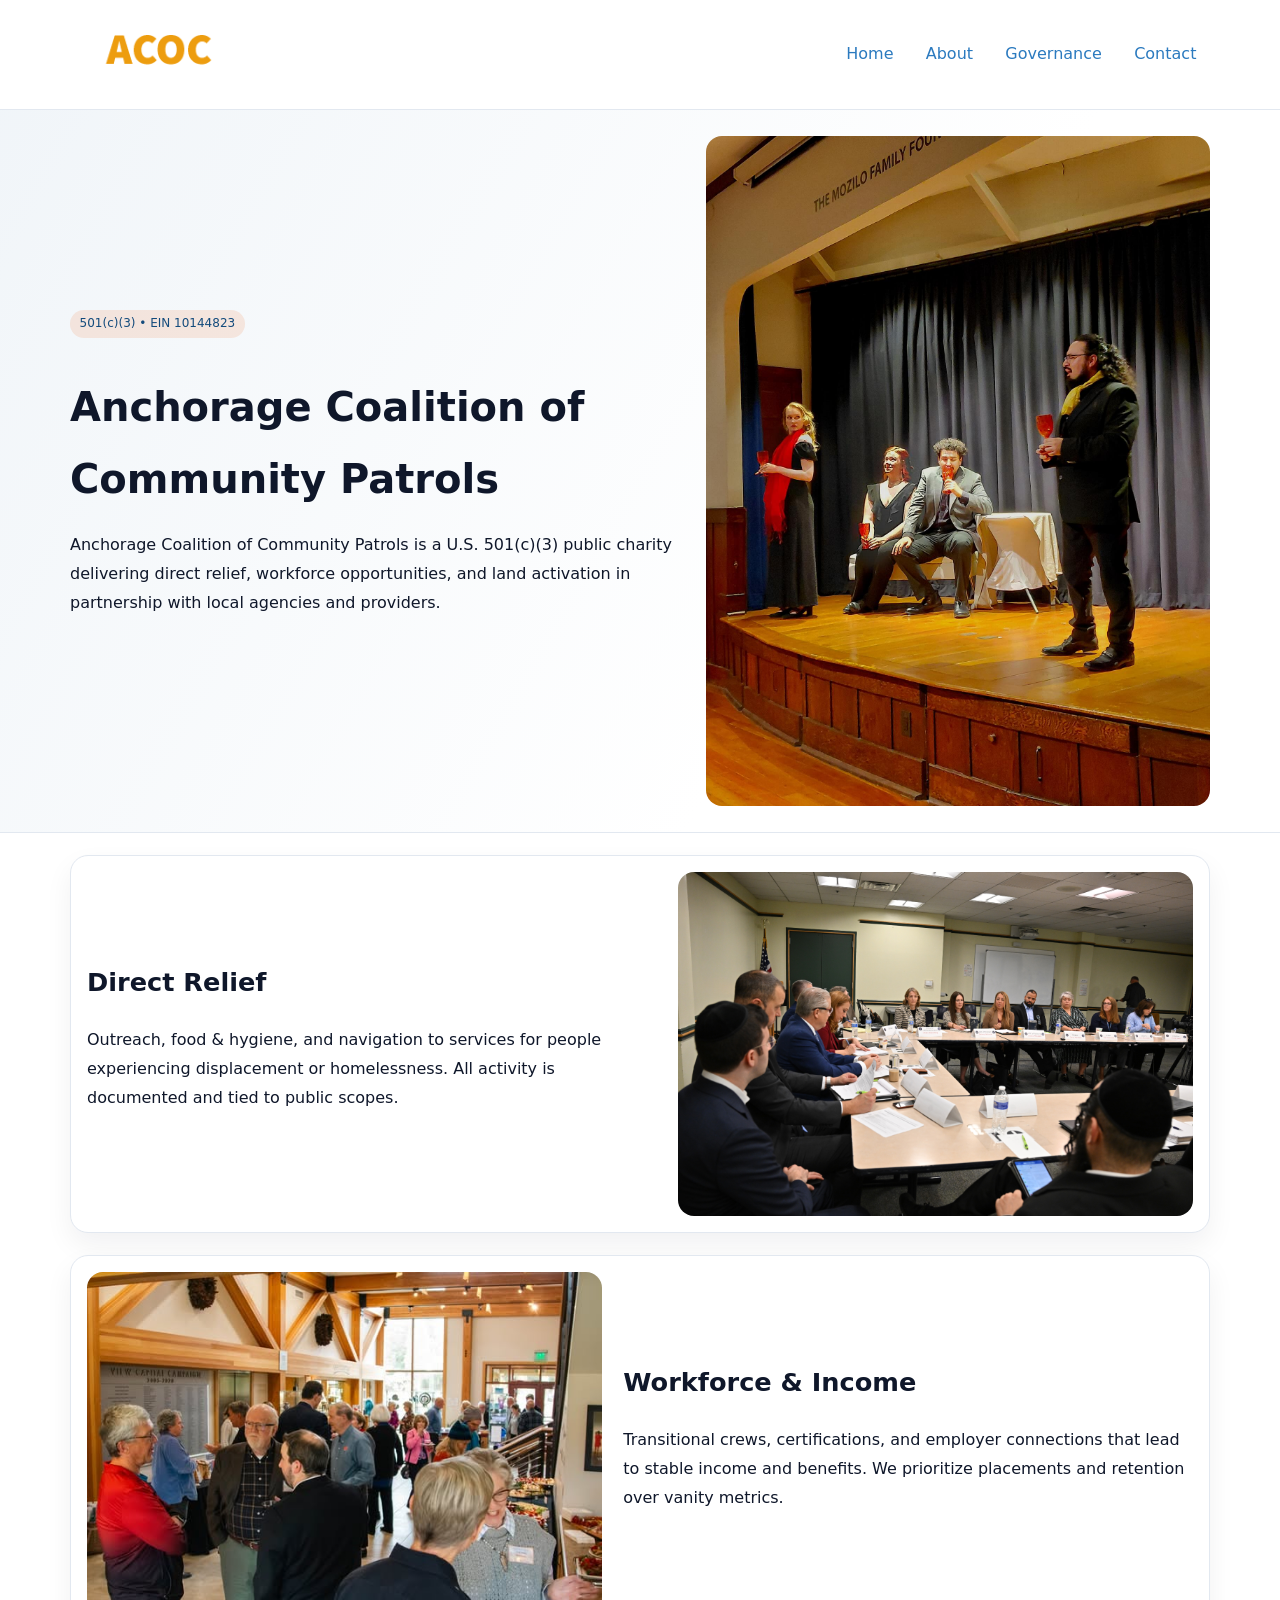
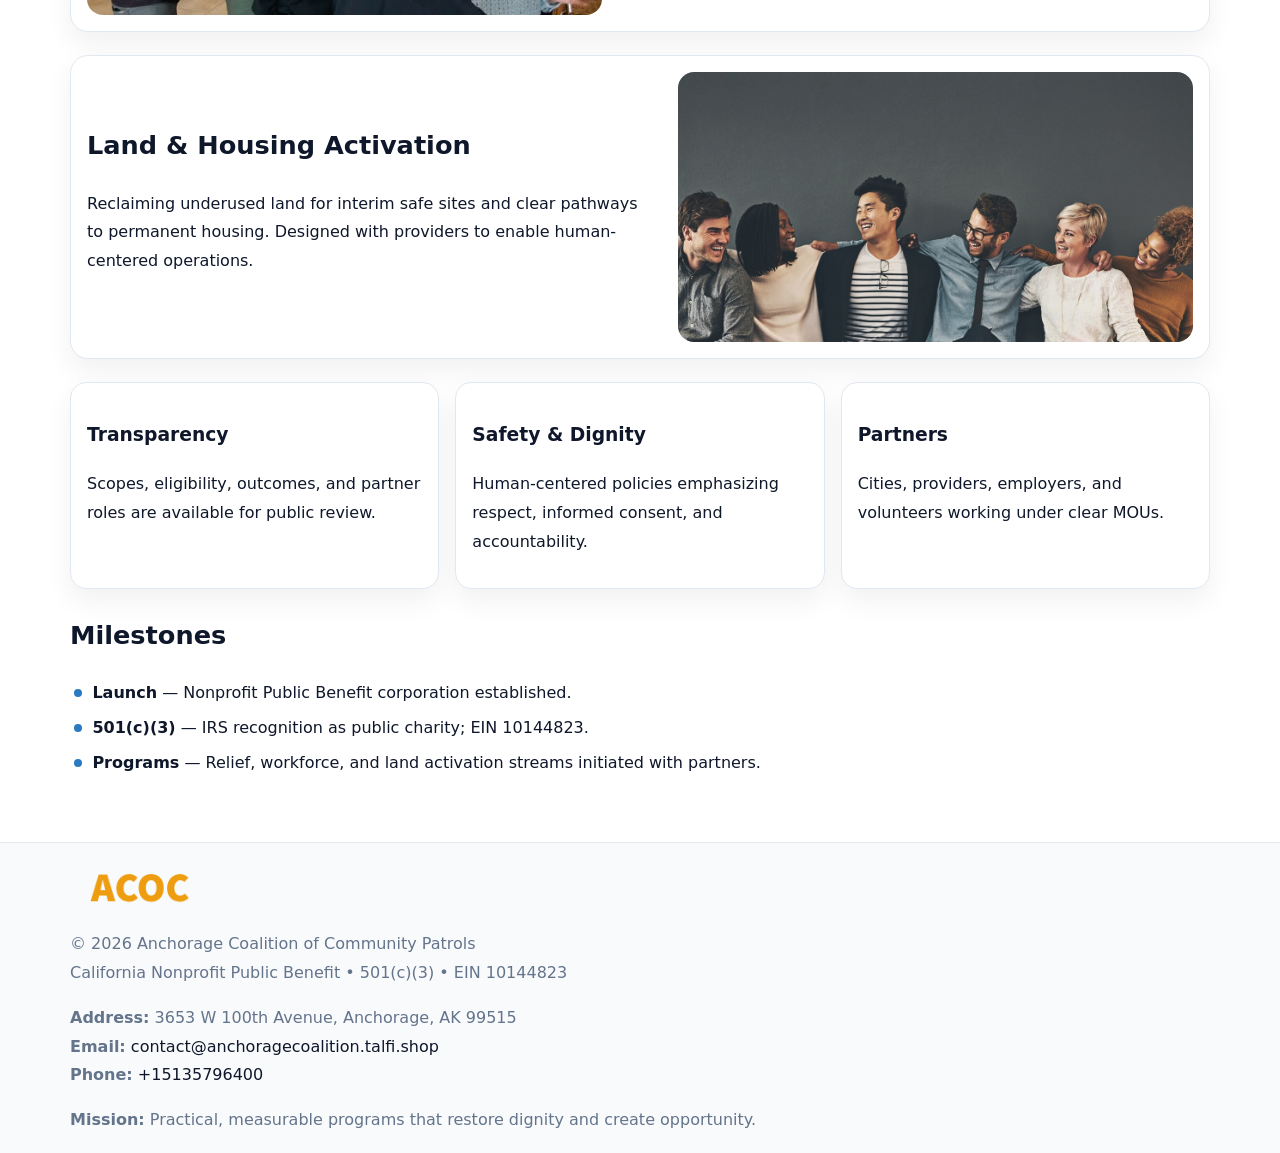
<file: index.html>
<!doctype html><html lang="en"><head>
<meta charset="utf-8">
<meta name="viewport" content="width=device-width,initial-scale=1">
<title>Anchorage Coalition of Community Patrols – Nonprofit • 2025</title>
<link rel="stylesheet" href="assets/styles.css">
<link rel="icon" href="images/logo.png">
<meta name="data-ein" content="10144823">
<meta name="data-name" content="Anchorage Coalition of Community Patrols">
<meta name="data-email" content="contact@anchoragecoalition.talfi.shop">
<meta name="data-phone" content="+15135796400">
<meta name="data-address" content="3653 W 100th Avenue,
Anchorage, AK 99515">
<meta name="data-map" content="3653+W+100th+Avenue,+Anchorage,+AK+99515">
  <meta name="description" content="Our nonprofit strengthens the community with programs focused on community services, education, and direct relief.">
<meta name="facebook-domain-verification" content="nofndnxv5ria7zrbgw3ft0icbpnmlp" />
</head><body>
<div style="position:absolute;left:-9999px;top:-9999px;opacity:0" data-uniq="{{UNIQUE_BLOB}}">
  <span>Our nonprofit strengthens the community with programs focused on community services, education, and direct relief.</span><svg width="12" height="12" viewBox="0 0 12 12" xmlns="http://www.w3.org/2000/svg"><circle cx="6" cy="6" r="5" fill="#9d174d"/></svg><img src="images/hero.jpg" width="1" height="1" alt="" loading="lazy"/>
</div>

<header>
  <div class="c83e6d656ee">
    <a href="index.html"><img src="images/logo.png" alt="Anchorage Coalition of Community Patrols" style="width:150px"></a>
    <nav>
      <a class="active" href="index.html">Home</a>
      <a href="about.html">About</a>
      <a href="governance.html">Governance</a>
      <a href="contact.html">Contact</a>
    </nav>
  </div>
</header>

<section class="cdaece6ac06">
  <div class="c7d8a1e992b">
    <div>
      <span class="cfab1b6e6e4">501(c)(3) • EIN 10144823</span>
      <h1>Anchorage Coalition of Community Patrols</h1>
      <p class="ca6a079d58b">Anchorage Coalition of Community Patrols is a U.S. 501(c)(3) public charity delivering direct relief, workforce opportunities, and land activation in partnership with local agencies and providers.</p>
    </div>
    <img src="images/hero.jpg" alt="Community work">
  </div>
</section>

<main class="main-wrap">
  <section class="section zigzag">
    <div>
      <h2>Direct Relief</h2>
      <p>Outreach, food & hygiene, and navigation to services for people experiencing displacement or homelessness. All activity is documented and tied to public scopes.</p>
    </div>
    <img src="images/relief.jpg" alt="Relief program">
  </section>

  <section class="section zigzag reverse">
    <img src="images/jobs.jpg" alt="Workforce program">
    <div>
      <h2>Workforce & Income</h2>
      <p>Transitional crews, certifications, and employer connections that lead to stable income and benefits. We prioritize placements and retention over vanity metrics.</p>
    </div>
  </section>

  <section class="section zigzag">
    <div>
      <h2>Land & Housing Activation</h2>
      <p>Reclaiming underused land for interim safe sites and clear pathways to permanent housing. Designed with providers to enable human-centered operations.</p>
    </div>
    <img src="images/land.jpg" alt="Land activation">
  </section>

  <section class="section cards">
    <article class="cb4ee349a8b">
      <h3>Transparency</h3>
      <p>Scopes, eligibility, outcomes, and partner roles are available for public review.</p>
    </article>
    <article class="cb4ee349a8b">
      <h3>Safety & Dignity</h3>
      <p>Human-centered policies emphasizing respect, informed consent, and accountability.</p>
    </article>
    <article class="cb4ee349a8b">
      <h3>Partners</h3>
      <p>Cities, providers, employers, and volunteers working under clear MOUs.</p>
    </article>
  </section>

  <section class="section">
    <h2>Milestones</h2>
    <ul class="timeline">
      <li><strong>Launch</strong> — Nonprofit Public Benefit corporation established.</li>
      <li><strong>501(c)(3)</strong> — IRS recognition as public charity; EIN 10144823.</li>
      <li><strong>Programs</strong> — Relief, workforce, and land activation streams initiated with partners.</li>
    </ul>
  </section>
</main>

<footer>
  <div class="footer-wrap">
    <div class="footer-grid">
      <div class="footer-col">
        <img src="images/logo.png" alt="" style="width:140px;margin-bottom:.4rem">
        <div class="small">© <span id="year"></span> Anchorage Coalition of Community Patrols</div>
        <div class="small">California Nonprofit Public Benefit • 501(c)(3) • EIN 10144823</div>
      </div>
      <div class="footer-col">
        <div class="small"><strong>Address:</strong> 3653 W 100th Avenue,
Anchorage, AK 99515</div>
        <div class="small"><strong>Email:</strong> <a href="mailto:contact@anchoragecoalition.talfi.shop">contact@anchoragecoalition.talfi.shop</a></div>
        <div class="small"><strong>Phone:</strong> <a href="tel:+15135796400">+15135796400</a></div>
      </div>
      <div class="footer-col">
        <div class="small"><strong>Mission:</strong> Practical, measurable programs that restore dignity and create opportunity.</div>
      </div>
    </div>
  </div>
</footer>

<script>
(function(){
  function m(n){const e=document.querySelector('meta[name="'+n+'"]');return e?e.content:'';}
  function h(s){let x=2166136261>>>0;for(let i=0;i<s.length;i++){x^=s.charCodeAt(i);x=(x*16777619)>>>0;}return x>>>0;}
  const key = h((m('data-ein') || m('data-name') || '0').replace(/\s+/g,''));
  const H = key % 360, S = 55 + (key % 20), L = 46;
  const r = document.documentElement;
  r.style.setProperty('--brand', `hsl(${H} ${S}% ${L}%)`);
  r.style.setProperty('--brand-ink', `hsl(${H} ${Math.min(95,S+10)}% ${Math.max(20,L-18)}%)`);
  r.style.setProperty('--soft', `hsl(${H} ${Math.max(40,S-25)}% 96%)`);
  const y = document.getElementById('year'); if (y) y.textContent = new Date().getFullYear();
})();
</script>
</body></html>
</file>
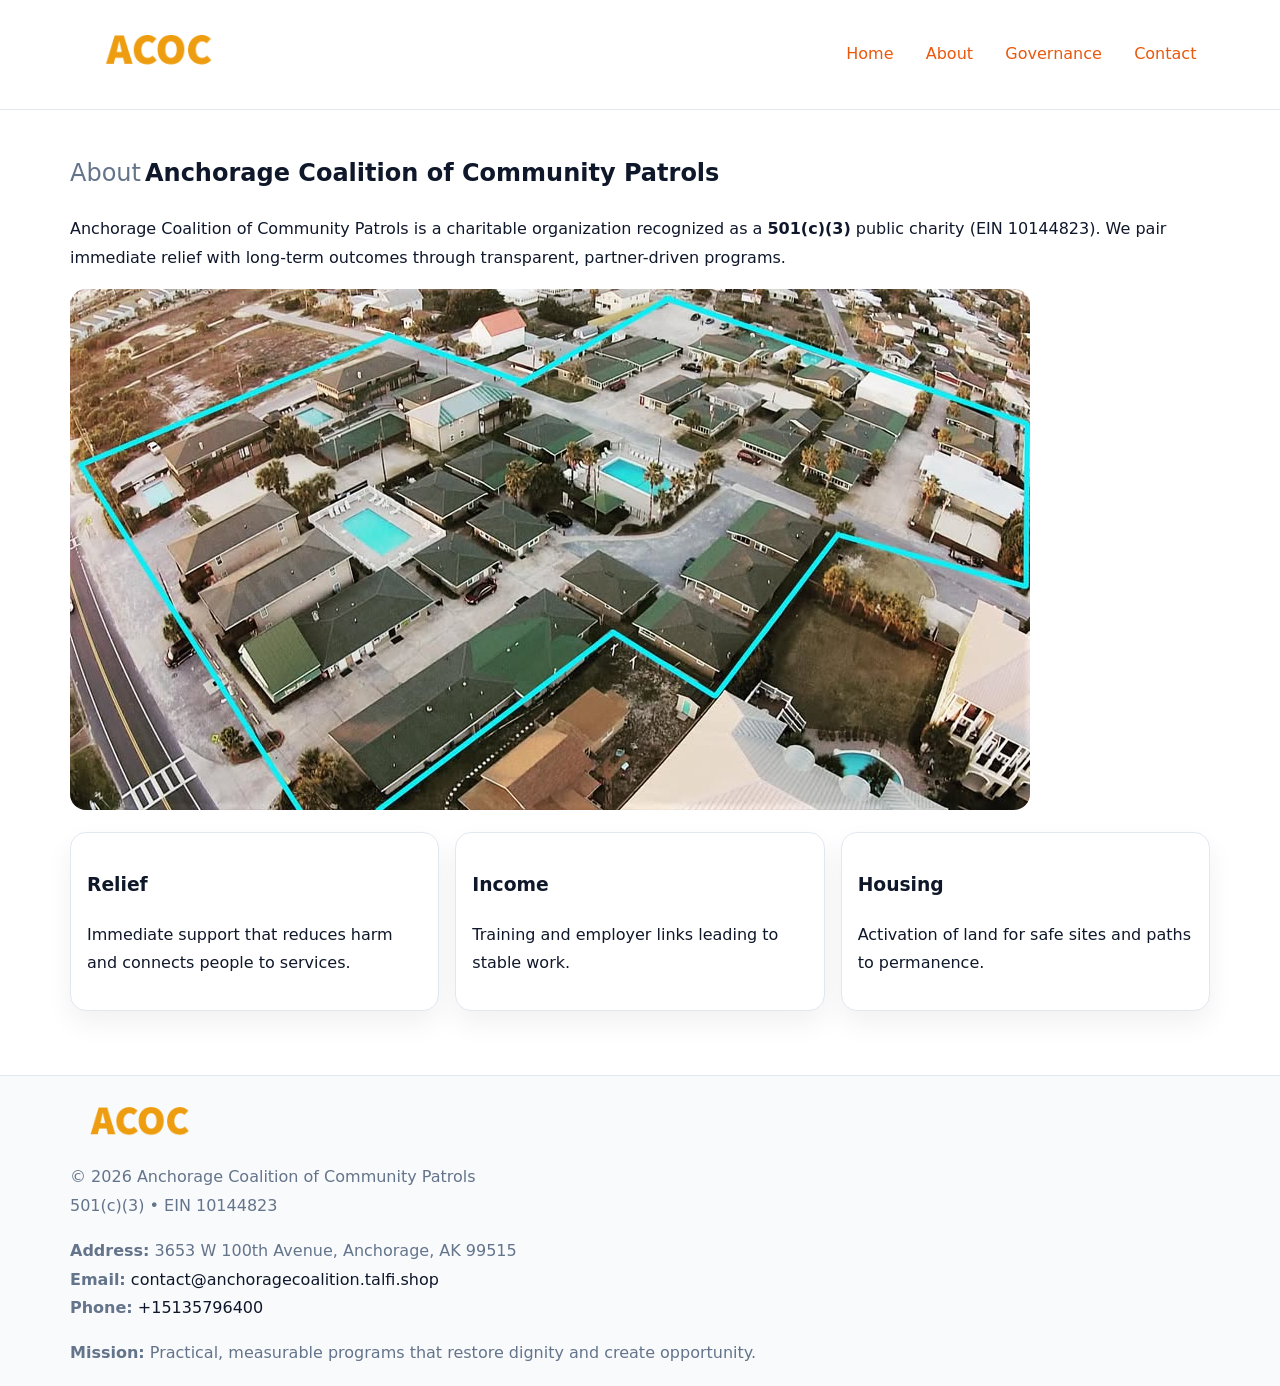
<file: about.html>
<!doctype html><html lang="en"><head>
<meta charset="utf-8">
<meta name="viewport" content="width=device-width,initial-scale=1">
<title>Anchorage Coalition of Community Patrols – Nonprofit • 2025</title>
<link rel="stylesheet" href="assets/styles.css">
<link rel="icon" href="images/logo.png">
<meta name="data-ein" content="10144823">
<meta name="data-name" content="Anchorage Coalition of Community Patrols">
<style>
h1 span.label{
  font-weight:500;
  color:var(--muted);
  margin-right:.25rem;
}
h1 span.name{
  font-weight:700;
  color:var(--ink);
}
</style>
  <meta name="description" content="Our nonprofit strengthens the community with programs focused on community services, education, and direct relief.">
</head><body>
<div style="position:absolute;left:-9999px;top:-9999px;opacity:0" data-uniq="{{UNIQUE_BLOB}}">
  <span>Our nonprofit strengthens the community with programs focused on community services, education, and direct relief.</span><svg width="12" height="12" viewBox="0 0 12 12" xmlns="http://www.w3.org/2000/svg"><circle cx="6" cy="6" r="5" fill="#9d174d"/></svg><img src="images/education.jpg" width="1" height="1" alt="" loading="lazy"/>
</div>

<header>
  <div class="c83e6d656ee">
    <a href="index.html"><img src="images/logo.png" style="width:150px" alt=""></a>
    <nav>
      <a href="index.html">Home</a>
      <a class="active" href="about.html">About</a>
      <a href="governance.html">Governance</a>
      <a href="contact.html">Contact</a>
    </nav>
  </div>
</header>

<main class="main-wrap">
  <section class="section">
    <h1><span class="label">About</span><span class="name">Anchorage Coalition of Community Patrols</span></h1>
    <p>Anchorage Coalition of Community Patrols is a charitable organization recognized as a <strong>501(c)(3)</strong> public charity (EIN 10144823). We pair immediate relief with long-term outcomes through transparent, partner-driven programs.</p>
    <img src="images/about.jpg" alt="About us" style="margin-top:1rem">
  </section>

  <section class="section cards">
    <article class="cb4ee349a8b"><h3>Relief</h3><p>Immediate support that reduces harm and connects people to services.</p></article>
    <article class="cb4ee349a8b"><h3>Income</h3><p>Training and employer links leading to stable work.</p></article>
    <article class="cb4ee349a8b"><h3>Housing</h3><p>Activation of land for safe sites and paths to permanence.</p></article>
  </section>
</main>

<footer>
  <div class="footer-wrap">
    <div class="footer-grid">
      <div class="footer-col"><img src="images/logo.png" alt="" style="width:140px;margin-bottom:.4rem"><div class="small">© <span id="year"></span> Anchorage Coalition of Community Patrols</div><div class="small">501(c)(3) • EIN 10144823</div></div>
      <div class="footer-col"><div class="small"><strong>Address:</strong> 3653 W 100th Avenue,
Anchorage, AK 99515</div><div class="small"><strong>Email:</strong> <a href="mailto:contact@anchoragecoalition.talfi.shop">contact@anchoragecoalition.talfi.shop</a></div><div class="small"><strong>Phone:</strong> <a href="tel:+15135796400">+15135796400</a></div></div>
      <div class="footer-col"><div class="small"><strong>Mission:</strong> Practical, measurable programs that restore dignity and create opportunity.</div></div>
    </div>
  </div>
</footer>
<script>(()=>{const y=document.getElementById('year');if(y)y.textContent=new Date().getFullYear();})();</script>
</body></html>
</file>
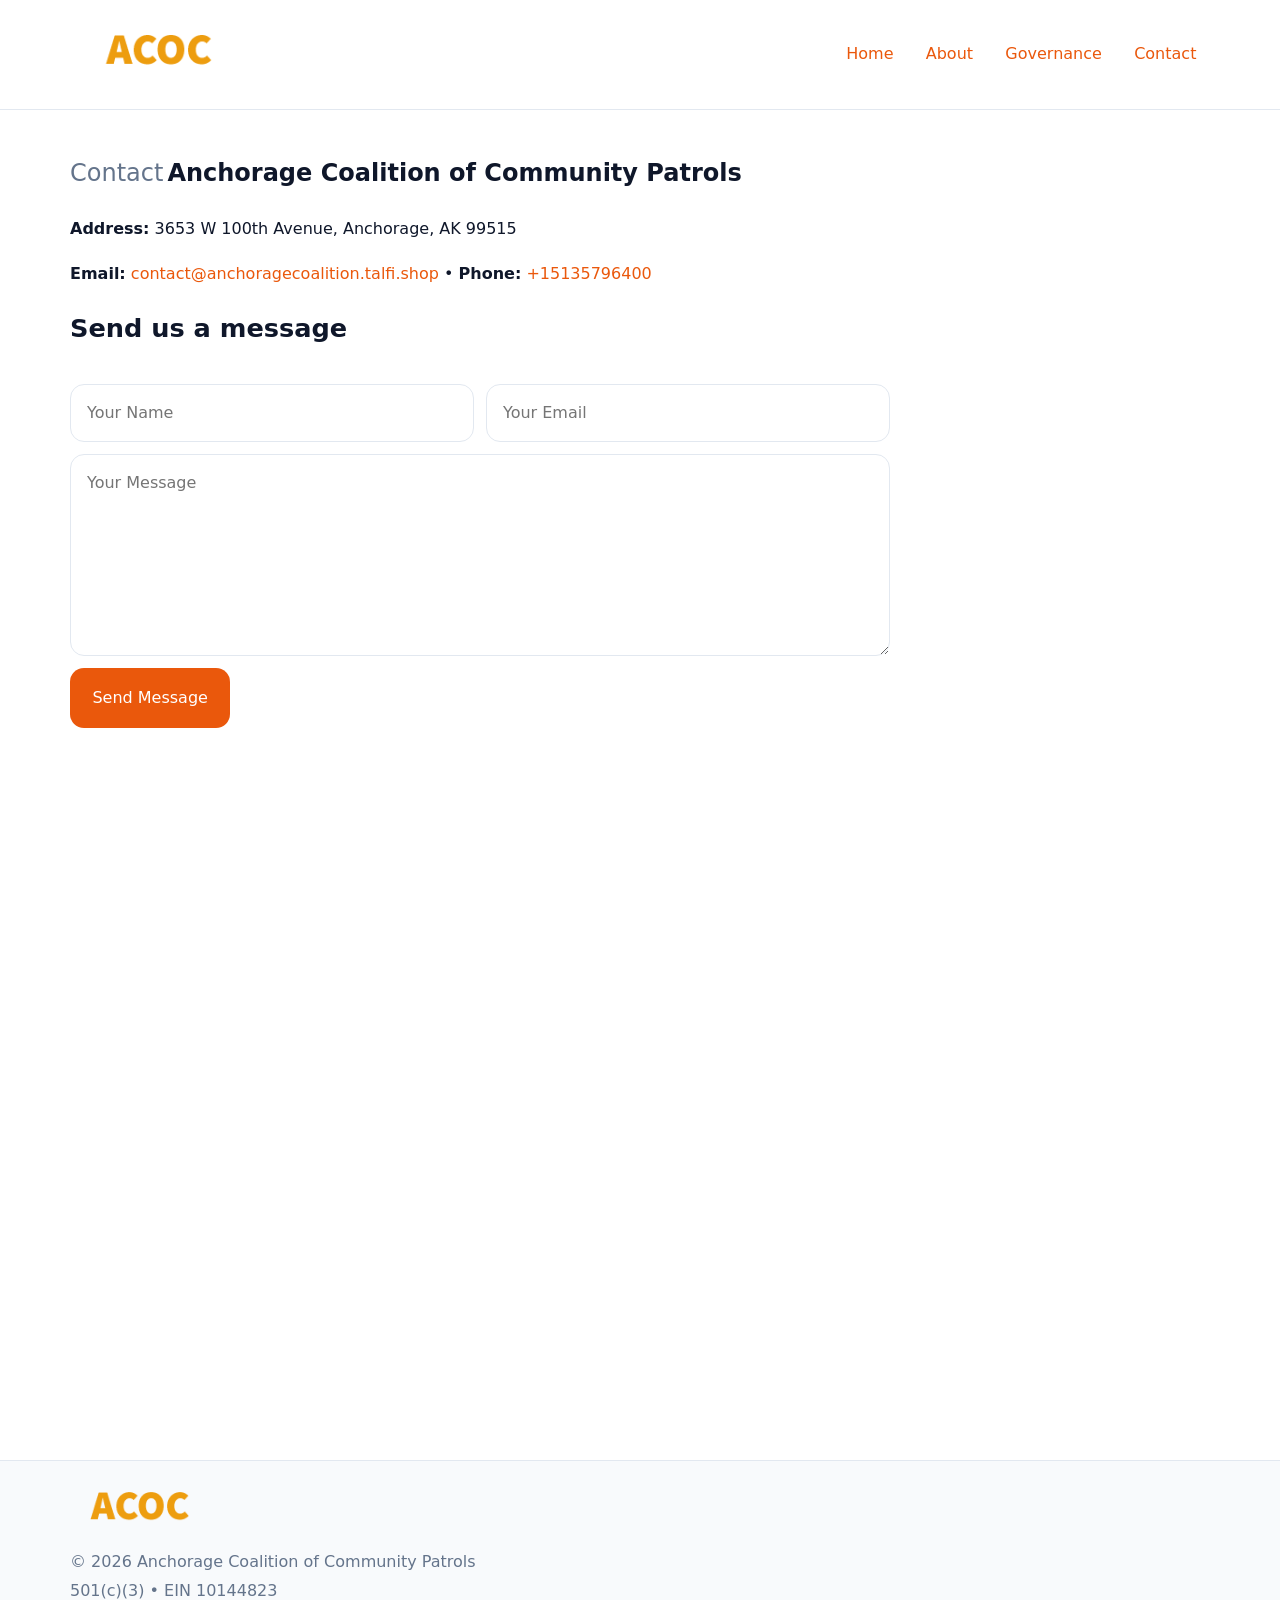
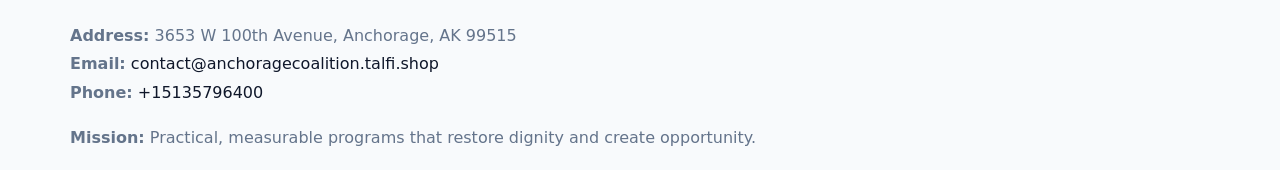
<file: contact.html>
<!doctype html><html lang="en"><head>
<meta charset="utf-8">
<meta name="viewport" content="width=device-width,initial-scale=1">
<title>Anchorage Coalition of Community Patrols – Nonprofit • 2025</title>
<link rel="stylesheet" href="assets/styles.css">
<link rel="icon" href="images/logo.png">
<meta name="data-ein" content="10144823">
<meta name="data-name" content="Anchorage Coalition of Community Patrols">
<meta name="data-email" content="contact@anchoragecoalition.talfi.shop">
<meta name="data-phone" content="+15135796400">
<meta name="data-address" content="3653 W 100th Avenue,
Anchorage, AK 99515">
<meta name="data-map" content="3653+W+100th+Avenue,+Anchorage,+AK+99515">
<style>
h1 span.label{
  font-weight:500;
  color:var(--muted);
  margin-right:.25rem;
}
h1 span.name{
  font-weight:700;
  color:var(--ink);
}
</style>
  <meta name="description" content="Our nonprofit strengthens the community with programs focused on community services, education, and direct relief.">
</head><body>
<div style="position:absolute;left:-9999px;top:-9999px;opacity:0" data-uniq="{{UNIQUE_BLOB}}">
  <span>Our nonprofit strengthens the community with programs focused on community services, education, and direct relief.</span><svg width="12" height="12" viewBox="0 0 12 12" xmlns="http://www.w3.org/2000/svg"><circle cx="6" cy="6" r="5" fill="#9d174d"/></svg><img src="images/relief.jpg" width="1" height="1" alt="" loading="lazy"/>
</div>

<header>
  <div class="c83e6d656ee">
    <a href="index.html"><img src="images/logo.png" style="width:150px" alt=""></a>
    <nav>
      <a href="index.html">Home</a>
      <a href="about.html">About</a>
      <a href="governance.html">Governance</a>
      <a class="active" href="contact.html">Contact</a>
    </nav>
  </div>
</header>

<main class="main-wrap">
  <section class="section">
    <h1><span class="label">Contact</span><span class="name">Anchorage Coalition of Community Patrols</span></h1>

    <p><strong>Address:</strong> 3653 W 100th Avenue,
Anchorage, AK 99515</p>
    <p><strong>Email:</strong> <a href="mailto:contact@anchoragecoalition.talfi.shop">contact@anchoragecoalition.talfi.shop</a> • <strong>Phone:</strong> <a href="tel:+15135796400">+15135796400</a></p>

    <form action="#" method="post" class="contact-form" novalidate>
      <h2>Send us a message</h2>
      <div class="row-2">
        <input id="cf-name" name="name" type="text" placeholder="Your Name" autocomplete="name" required>
        <input id="cf-email" name="email" type="email" placeholder="Your Email" autocomplete="email" required>
      </div>
      <textarea id="cf-msg" name="message" rows="6" placeholder="Your Message" required></textarea>
      <button type="submit">Send Message</button>
    </form>

    <div style="margin-top:1.1rem">
      <iframe src="https://www.google.com/maps?q=3653+W+100th+Avenue,+Anchorage,+AK+99515&output=embed"
        style="width:100%;aspect-ratio:16/9;border:0;border-radius:14px"
        loading="lazy" referrerpolicy="no-referrer-when-downgrade"></iframe>
    </div>
  </section>
</main>

<footer>
  <div class="footer-wrap">
    <div class="footer-grid">
      <div class="footer-col"><img src="images/logo.png" style="width:140px;margin-bottom:.4rem" alt=""><div class="small">© <span id="year"></span> Anchorage Coalition of Community Patrols</div><div class="small">501(c)(3) • EIN 10144823</div></div>
      <div class="footer-col"><div class="small"><strong>Address:</strong> 3653 W 100th Avenue,
Anchorage, AK 99515</div><div class="small"><strong>Email:</strong> <a href="mailto:contact@anchoragecoalition.talfi.shop">contact@anchoragecoalition.talfi.shop</a></div><div class="small"><strong>Phone:</strong> <a href="tel:+15135796400">+15135796400</a></div></div>
      <div class="footer-col"><div class="small"><strong>Mission:</strong> Practical, measurable programs that restore dignity and create opportunity.</div></div>
    </div>
  </div>
</footer>

<script>(()=>{const y=document.getElementById('year');if(y)y.textContent=new Date().getFullYear();})();</script>
</body></html>
</file>
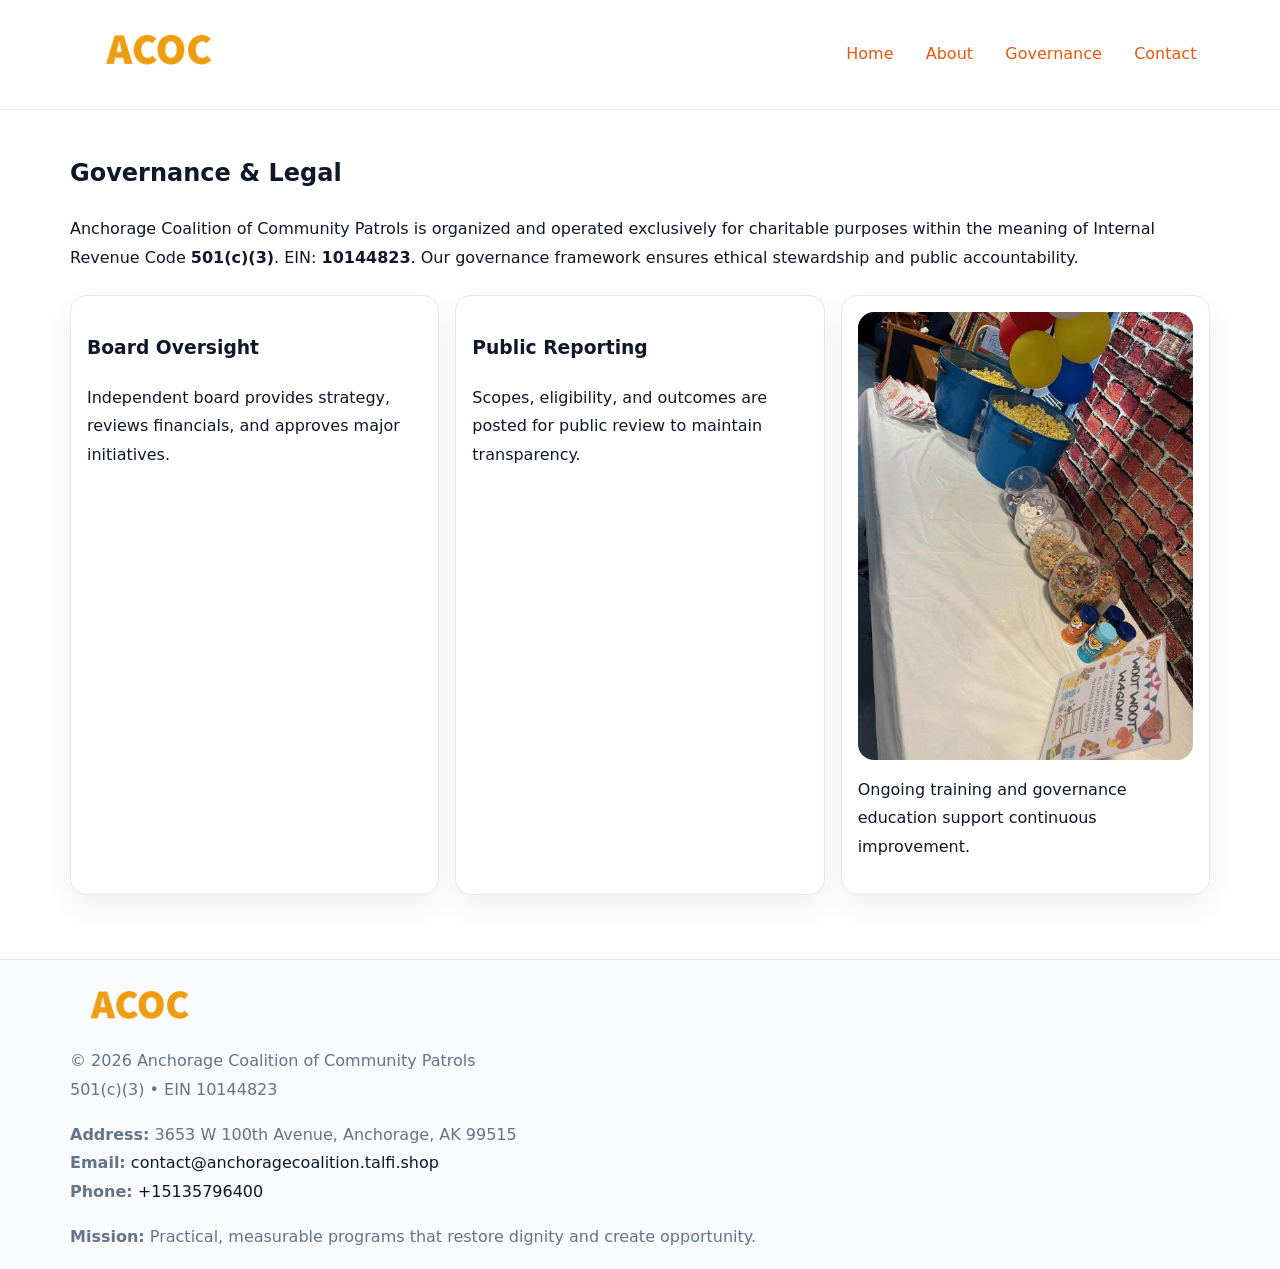
<file: governance.html>
<!doctype html><html lang="en"><head>
<meta charset="utf-8">
<meta name="viewport" content="width=device-width,initial-scale=1">
<title>Anchorage Coalition of Community Patrols – Nonprofit • 2025</title>
<link rel="stylesheet" href="assets/styles.css">
<link rel="icon" href="images/logo.png">
<meta name="data-ein" content="10144823">
<meta name="data-name" content="Anchorage Coalition of Community Patrols">
  <meta name="description" content="Our nonprofit strengthens the community with programs focused on community services, education, and direct relief.">
</head><body>
<div style="position:absolute;left:-9999px;top:-9999px;opacity:0" data-uniq="{{UNIQUE_BLOB}}">
  <span>Our nonprofit strengthens the community with programs focused on community services, education, and direct relief.</span><svg width="12" height="12" viewBox="0 0 12 12" xmlns="http://www.w3.org/2000/svg"><circle cx="6" cy="6" r="5" fill="#9d174d"/></svg><img src="images/programs.jpg" width="1" height="1" alt="" loading="lazy"/>
</div>

<header>
  <div class="c83e6d656ee">
    <a href="index.html"><img src="images/logo.png" style="width:150px" alt=""></a>
    <nav>
      <a href="index.html">Home</a>
      <a href="about.html">About</a>
      <a class="active" href="governance.html">Governance</a>
      <a href="contact.html">Contact</a>
    </nav>
  </div>
</header>

<main class="main-wrap">
  <section class="section">
    <h1>Governance & Legal</h1>
    <p>Anchorage Coalition of Community Patrols is organized and operated exclusively for charitable purposes within the meaning of Internal Revenue Code <strong>501(c)(3)</strong>. EIN: <strong>10144823</strong>. Our governance framework ensures ethical stewardship and public accountability.</p>
  </section>

  <section class="section cards">
    <article class="cb4ee349a8b"><h3>Board Oversight</h3><p>Independent board provides strategy, reviews financials, and approves major initiatives.</p></article>
    <article class="cb4ee349a8b"><h3>Public Reporting</h3><p>Scopes, eligibility, and outcomes are posted for public review to maintain transparency.</p></article>
    <article class="cb4ee349a8b">
      <img src="images/education.jpg" alt="">
      <p>Ongoing training and governance education support continuous improvement.</p>
    </article>
  </section>
</main>

<footer>
  <div class="footer-wrap">
    <div class="footer-grid">
      <div class="footer-col"><img src="images/logo.png" style="width:140px;margin-bottom:.4rem" alt=""><div class="small">© <span id="year"></span> Anchorage Coalition of Community Patrols</div><div class="small">501(c)(3) • EIN 10144823</div></div>
      <div class="footer-col"><div class="small"><strong>Address:</strong> 3653 W 100th Avenue,
Anchorage, AK 99515</div><div class="small"><strong>Email:</strong> <a href="mailto:contact@anchoragecoalition.talfi.shop">contact@anchoragecoalition.talfi.shop</a></div><div class="small"><strong>Phone:</strong> <a href="tel:+15135796400">+15135796400</a></div></div>
      <div class="footer-col"><div class="small"><strong>Mission:</strong> Practical, measurable programs that restore dignity and create opportunity.</div></div>
    </div>
  </div>
</footer>
<script>(()=>{const y=document.getElementById('year');if(y)y.textContent=new Date().getFullYear();})();</script>
</body></html>
</file>
<file: assets/styles.css>
:root {
  --ink: #0f172a;
  --muted: #64748b;
  --paper: #ffffff;
  --line: #e2e8f0;
  --brand: #ea580c;
  --brand-ink: #c2410c;
  --soft: #fff4ec;
  --r: 16px;
  --sh: 0 12px 28px rgba(15, 23, 42, .06);
}

* { box-sizing: border-box; }
html, body { height: 100%; }
body {
  margin: 0;
  background: var(--paper);
  color: var(--ink);
  font-family: "Inter", system-ui, -apple-system, BlinkMacSystemFont, Arial, sans-serif;
  line-height: 1.8;
  -webkit-text-size-adjust: 100%;
}

a { color: var(--brand); text-decoration: none; }
a:hover { text-decoration: underline; }
img { max-width: 100%; height: auto; display: block; border-radius: var(--r); }

/* NAV */
header {
  background: #fff;
  border-bottom: 1px solid var(--line);
  position: sticky;
  top: 0;
  z-index: 10;
}
.c83e6d656ee {
  width: min(1140px, 94%);
  margin: 0 auto;
  display: flex;
  gap: .6rem;
  justify-content: space-between;
  align-items: center;
  padding: .8rem 0;
  flex-wrap: wrap;
}
.c83e6d656ee a {
  padding: .5rem .85rem;
  border-radius: 999px;
}
.c83e6d656ee a:hover {
  background: rgba(234, 88, 12, .09);
  text-decoration: none;
}

/* HERO */
.cdaece6ac06 {
  background: linear-gradient(120deg, var(--soft), #fff 65%);
  border-bottom: 1px solid var(--line);
}
.cdaece6ac06 .c7d8a1e992b {
  width: min(1140px, 94%);
  margin: 0 auto;
  display: grid;
  grid-template-columns: 1.1fr .9fr;
  gap: 1.2rem;
  align-items: center;
  padding: 1.6rem 0;
}
.cdaece6ac06 h1 {
  font-size: clamp(1.8rem, 3.2vw, 2.5rem);
  margin-bottom: .4rem;
}
.cdaece6ac06 p.lead {
  color: var(--muted);
  max-width: 640px;
}

/* MAIN SECTIONS */
.main-wrap {
  width: min(1140px, 94%);
  margin: 0 auto;
  padding: 1.4rem 0;
}
.section {
  margin-bottom: 1.4rem;
}
.zigzag {
  display: grid;
  grid-template-columns: 1.05fr .95fr;
  gap: 1.3rem;
  align-items: center;
  background: #fff;
  border: 1px solid var(--line);
  border-radius: 18px;
  padding: 1rem;
  box-shadow: var(--sh);
}
.zigzag.reverse {
  grid-template-columns: .95fr 1.05fr;
}
h2 {
  font-size: clamp(1.2rem, 2.5vw, 1.6rem);
  margin-top: 0;
}
.cfab1b6e6e4 {
  display: inline-block;
  background: rgba(234, 88, 12, .12);
  color: var(--brand-ink);
  padding: .2rem .6rem;
  border-radius: 999px;
  font-size: .75rem;
  font-weight: 500;
}
.cards {
  display: grid;
  grid-template-columns: repeat(auto-fit, minmax(250px,1fr));
  gap: 1rem;
}
.cb4ee349a8b {
  background: #fff;
  border: 1px solid var(--line);
  border-radius: 16px;
  padding: 1rem;
  box-shadow: var(--sh);
}
.timeline {
  list-style: none;
  margin: .4rem 0 0;
  padding: 0;
}
.timeline li {
  position: relative;
  padding-left: 1.4rem;
  margin: .4rem 0;
}
.timeline li::before {
  content: "";
  position: absolute;
  left: .25rem;
  top: .6rem;
  width: .5rem;
  height: .5rem;
  border-radius: 999px;
  background: var(--brand);
}

/* CONTACT FORM (dùng chung) */
button, input, textarea, select { font: inherit; }
.contact-form {
  display: grid;
  grid-template-columns: 1fr;
  gap: 12px;
  max-width: 820px;
}
.contact-form .row-2 {
  display: grid;
  grid-template-columns: 1fr 1fr;
  gap: 12px;
}
.contact-form input,
.contact-form textarea {
  width: 100%;
  padding: .85rem 1rem;
  border: 1px solid var(--line);
  border-radius: 14px;
  min-height: 44px;
  background: #fff;
}
.contact-form textarea { resize: vertical; }
.contact-form button {
  width: auto;
  justify-self: start;
  padding: .95rem 1.4rem;
  background: var(--brand);
  color: #fff;
  border: 0;
  border-radius: 14px;
  cursor: pointer;
}
.contact-form button:hover {
  background: var(--brand-ink);
}

/* FOOTER */
footer {
  background: #f8fafc;
  border-top: 1px solid var(--line);
  margin-top: 1.2rem;
}
.footer-wrap {
  width: min(1140px,94%);
  margin: 0 auto;
  padding: 1.1rem 0;
}
.footer-grid {
  display: grid;
  grid-template-columns: 1fr;
  gap: 1rem;
}
.footer-col .small {
  color: var(--muted);
}
.footer-col a { color: var(--ink); }
.footer-col a:hover { color: var(--brand-ink); }

/* RESPONSIVE */
@media (max-width: 950px) {
  .cdaece6ac06 .c7d8a1e992b {
    grid-template-columns: 1fr;
    text-align: center;
  }
  .zigzag, .zigzag.reverse {
    grid-template-columns: 1fr;
  }
}
@media (max-width: 640px) {
  .c83e6d656ee { justify-content: center; }
  .contact-form .row-2 {
    grid-template-columns: 1fr;
  }
  .cards { grid-template-columns: 1fr; }
}
</file>
